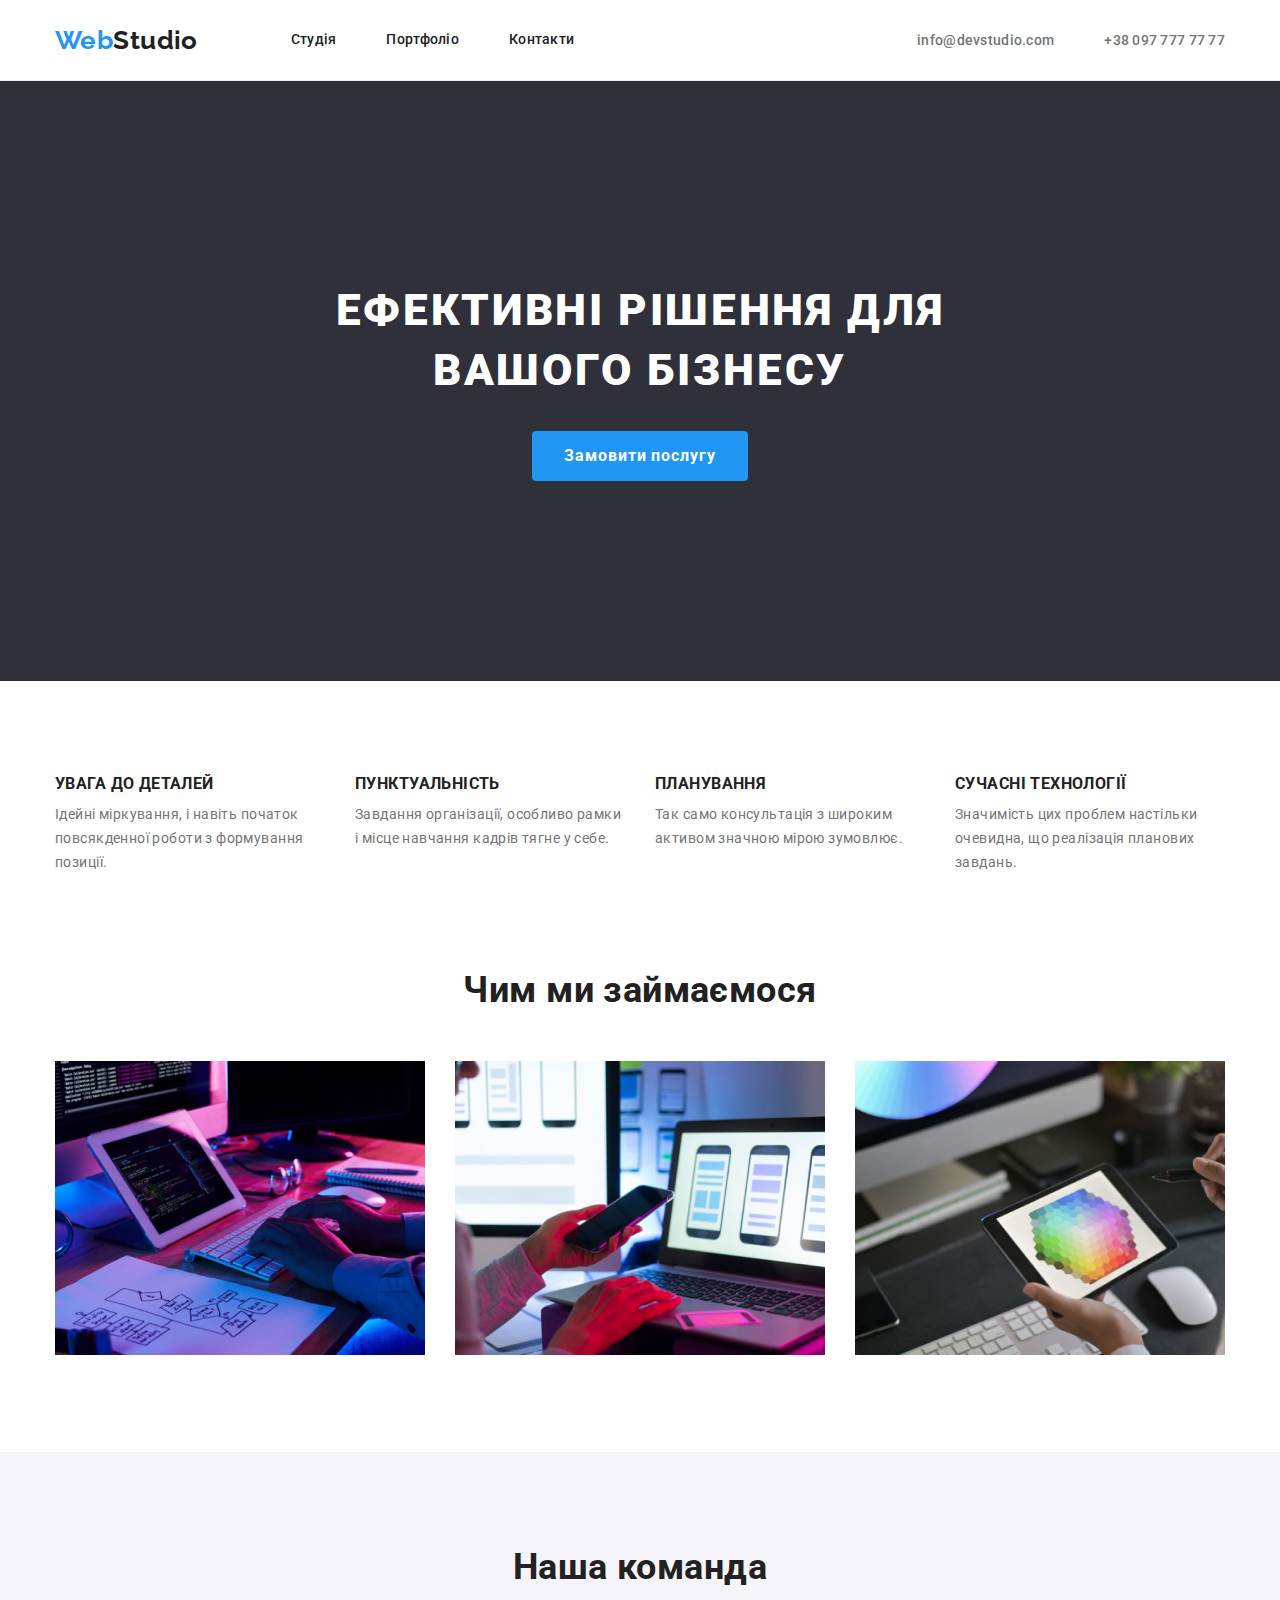
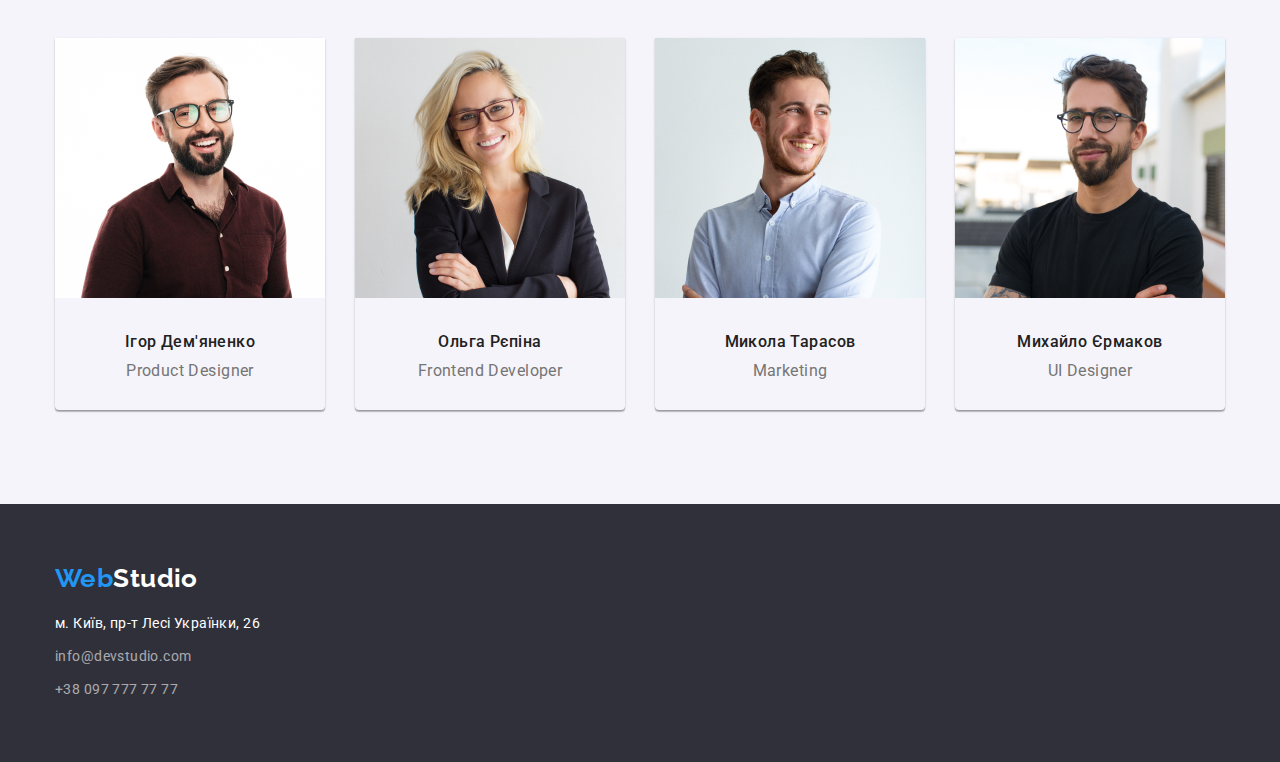
<file: index.html>
<!DOCTYPE html>
<html lang="en">
<head>
	<meta charset="UTF-8">
	<meta name="viewport" content="width=device-width, initial-scale=1.0">
	<title>WebStudio</title>
	<link rel="stylesheet" href="https://fonts.googleapis.com/css2?family=Raleway:wght@700&family=Roboto:wght@400;500;700;900&display=swap">
	<link rel="stylesheet" href="https://cdnjs.cloudflare.com/ajax/libs/modern-normalize/1.1.0/modern-normalize.min.css">
	<link rel="stylesheet" href="./css/styles.css">
</head>
<body>
<!-- Шапка сайту -->
	<header class="page-header">
		<div class="container main-nav">
			<a href="./index.html" class="logo"><span class="span-logo">Web</span>Studio</a>
			<nav>
				<ul class="site-nav list">
					<li class="item"><a href="./index.html" class="link">Студія</a></li>
					<li class="item"><a href="./portfolio.html" class="link">Портфоліо</a></li>
					<li class="item"><a href="" class="link">Контакти</a></li>
				</ul>
			</nav>
			
			<ul class="auth-nav list">
				<li class="item"><a href="" class="link">info@devstudio.com</a></li>
				<li class="item"><a href="" class="link">+38 097 777 77 77</a></li>
			</ul>
		</div>
	</header>
<!-- Тіло сайту -->
<main>
	<section class="hero">
		<div class="container">
			<h1 class="hero-title">Ефективні рішення для вашого бізнесу</h1>
		<button class="hero-button">Замовити послугу</button>
		</div>
	</section>
	
	<section class="features">
		<div class="container">
			<h2 class="delete">Особливості</h2>
		<ul class="features-list list">
			<li class="item">
				<h3 class="title">УВАГА ДО ДЕТАЛЕЙ</h3>
				<p class="text">Ідейні міркування, і навіть початок повсякденної роботи з формування позиції.</p>
			</li>
			<li class="item">
				<h3 class="title">ПУНКТУАЛЬНІСТЬ</h3>
				<p class="text">Завдання організації, особливо рамки і місце навчання кадрів тягне у себе.</p>
			</li>
			<li class="item">
				<h3 class="title">ПЛАНУВАННЯ</h3>
				<p class="text">Так само консультація з широким активом значною мірою зумовлює.</p>
			</li>
			<li class="item">
				<h3 class="title">СУЧАСНІ ТЕХНОЛОГІЇ</h3>
				<p class="text">Значимість цих проблем настільки очевидна, що реалізація планових завдань.</p>
			</li>
		</ul>
		</div>
	</section>
	
	<section class="activity">
		<div class="container">
			<h2 class="title">Чим ми займаємося</h2>
		<ul class="activity-list list">
			<li class="item">
				<img src="./images/img_1.jpg" alt="Крупним планом зображення програміста який працює за своїм столом" width="370">
			</li>
			<li class="item">
				<img src="./images/img_2.jpg" alt="Дизайнери веб-інтерфейсу розробляють програми для смартфонів, команда творців працює над інтерфейсом мобільних телефонів" width="370">
			</li>
			<li class="item">
				<img src="./images/img_3.jpg" alt="Творчий художник веб-дизайн із робочим графічним планшетом із вибором кольорів" width="370">
			</li>
		</ul>
		</div>
	</section>
	
	<section class="team">
		<div class="container">
			<h2 class="title">Наша команда</h2>
		<ul class="team-list list">
			<li class="item">
				<img src="./images/igor.jpg" alt="Фото Ігора Дем'яненко">
				<div class="description">
					<h3 class="name">Ігор Дем'яненко</h3>
					<p class="position">Product Designer</p>
				</div>
			</li>
			<li class="item">
				<img src="./images/olga.jpg" alt="Фото Ольги Рєпіної">
				<div class="description">
					<h3 class="name">Ольга Рєпіна</h3>
					<p class="position">Frontend Developer</p>
				</div>
			</li>
			<li class="item">
				<img src="./images/mykola.jpg" alt="Фото Миколи Тарасова">
				<div class="description">
					<h3 class="name">Микола Тарасов</h3>
					<p class="position">Marketing</p>
				</div>
			</li>
			<li class="item">
				<img src="./images/misha.jpg" alt="Фото Михайла Єрмакова">
				<div class="description">
					<h3 class="name">Михайло Єрмаков</h3>
					<p class="position">UI Designer</p>
				</div>
			</li>
		</ul>
		</div>
	</section>
</main>
<!-- Підвал сайту -->
	<footer class="footer">
		<div class="container">
			<a href="./index.html" class="logo">
				<span class="span-logo">Web</span>Studio
			</a>
			<address class="address">
				<ul class="address-list list">
					<li class="item">м. Київ, пр-т Лесі Українки, 26</li>
					<li class="item"><a href="" class="link">info@devstudio.com</a></li>
					<li class="item"><a href="" class="link">+38 097 777 77 77</a></li>
				</ul>
			</address>
		</div>
	</footer>
</body>
</html>


<!--  -->
</file>
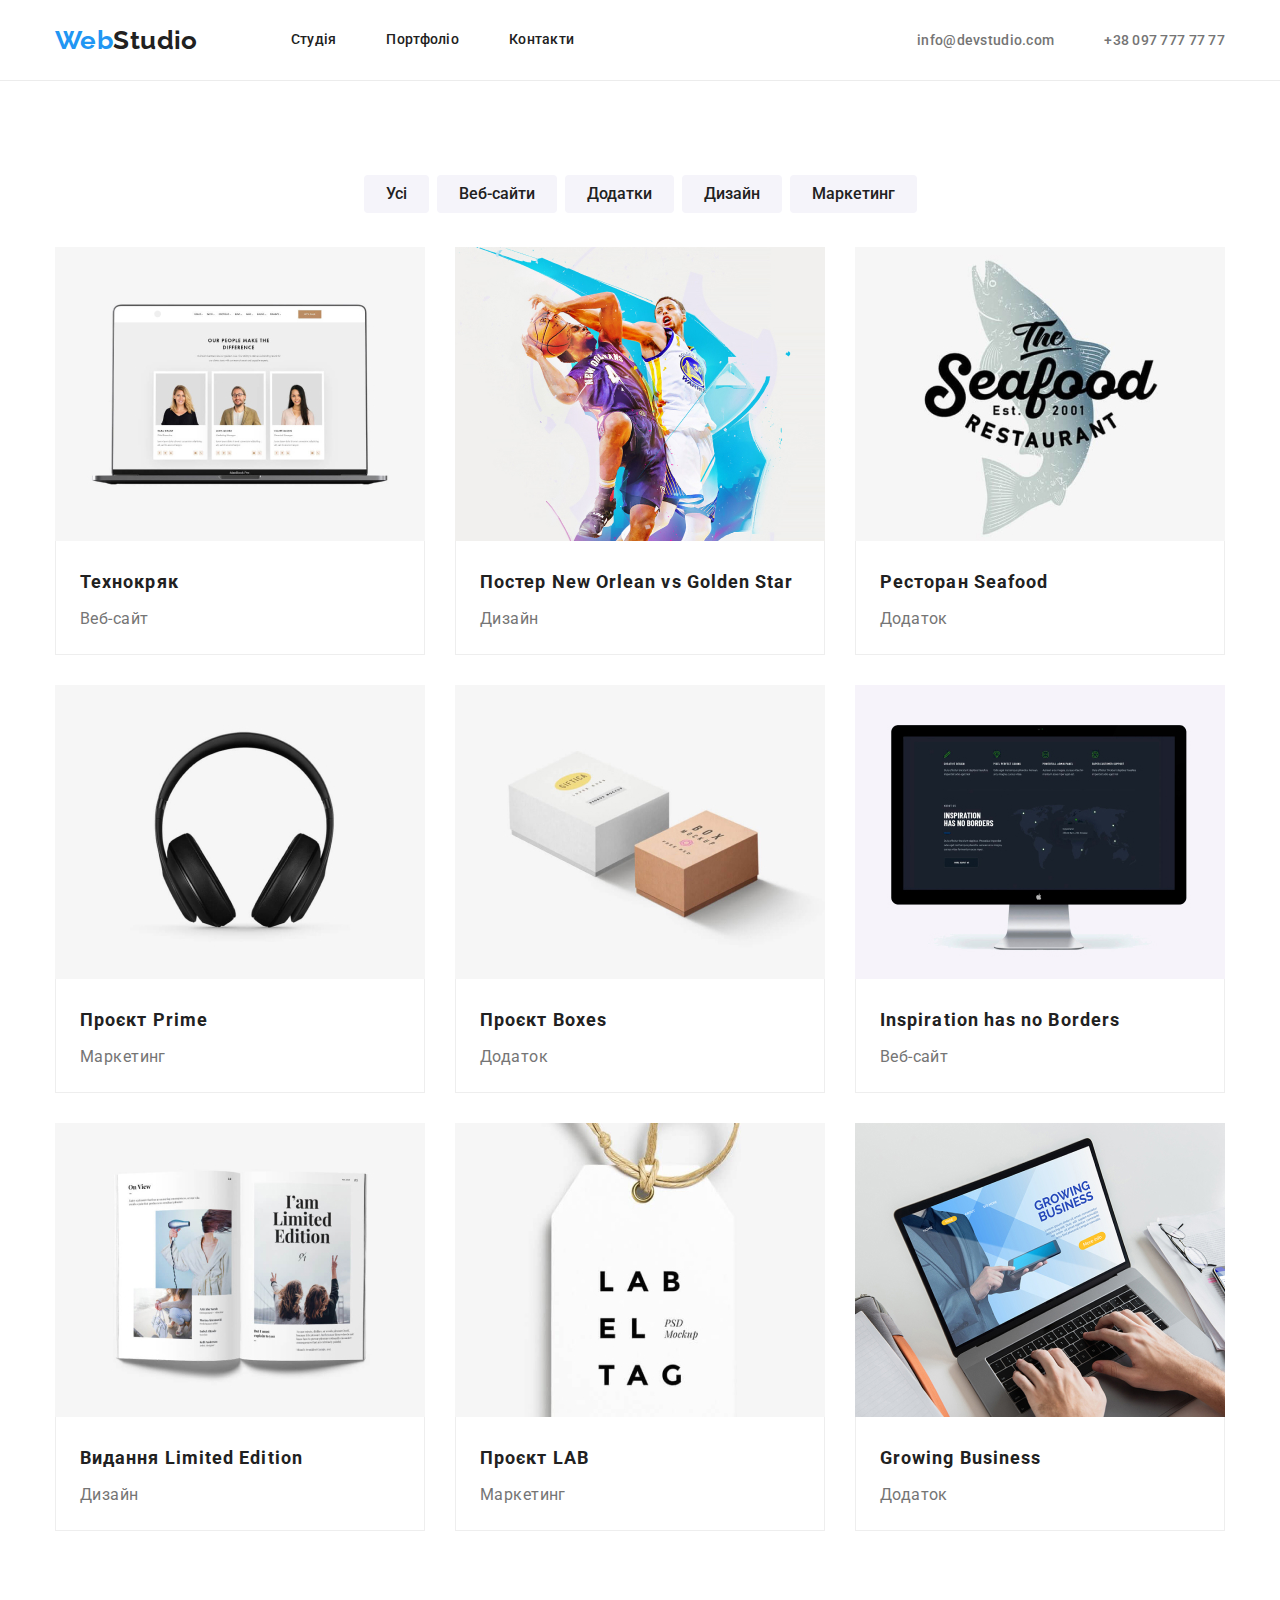
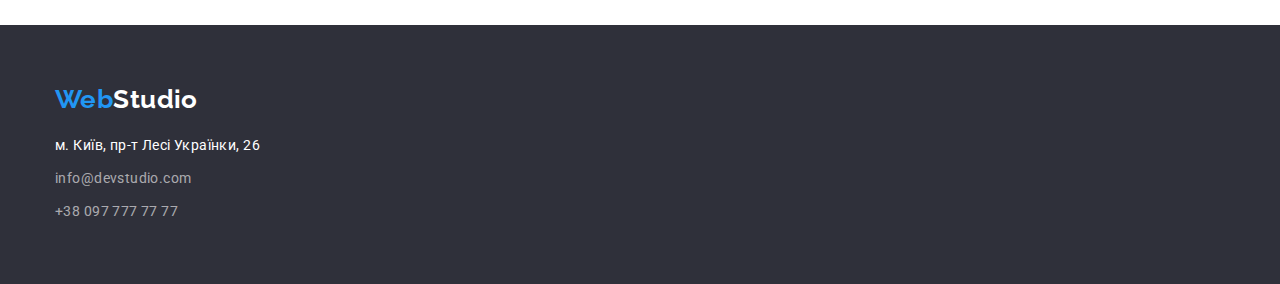
<file: portfolio.html>
<!DOCTYPE html>
<html lang="en">
<head>
	<meta charset="UTF-8">
	<meta name="viewport" content="width=device-width, initial-scale=1.0">
	<title>Portfolio</title>
	<link rel="stylesheet" href="https://fonts.googleapis.com/css2?family=Raleway:wght@700&family=Roboto:wght@400;500;700;900&display=swap">
	<link rel="stylesheet" href="https://cdnjs.cloudflare.com/ajax/libs/modern-normalize/1.1.0/modern-normalize.min.css">
	<link rel="stylesheet" href="./css/styles.css">
</head>
<body>
	<!-- Шапка сайту -->
	<header class="page-header">
		<div class="container main-nav">
			<a href="./index.html" class="logo"><span class="span-logo">Web</span>Studio</a>
			<nav>
				<ul class="site-nav list">
					<li class="item"><a href="./index.html" class="link">Студія</a></li>
					<li class="item"><a href="./portfolio.html" class="link">Портфоліо</a></li>
					<li class="item"><a href="" class="link">Контакти</a></li>
				</ul>
			</nav>
			
			<ul class="auth-nav list">
				<li class="item"><a href="" class="link">info@devstudio.com</a></li>
				<li class="item"><a href="" class="link">+38 097 777 77 77</a></li>
			</ul>
		</div>
	</header>
<!-- Тіло сайту -->
<main>
<div class="container">
	<h1 class="delete">Наші роботи</h1>
<ul class="filter-list list">
	<li class="item"><button  type="button" class="button">Усі</button></li>
	<li class="item"><button  type="button" class="button">Веб-сайти</button></li>
	<li class="item"><button  type="button" class="button">Додатки</button></li>
	<li class="item"><button  type="button" class="button">Дизайн</button></li>
	<li class="item"><button  type="button" class="button">Маркетинг</button></li>
</ul>
<ul class="projects-list list">
	<li class="item"><a><img class="image" src="./images/project_1.jpg" alt="Ноутбук на якому відкрита головна сторінка веб-сайту Технокряк" width="370">
		<div class="description">
			<h3 class="title">Технокряк</h3>
			<p class="text">Веб-сайт</p>
		</div>
	</a></li>
	<li class="item"><a><img class="image" src="./images/project_2.jpg" alt="Постер двух баскетбольних команд New Orlean vs Golden Star" width="370">
		<div class="description">
			<h3 class="title">Постер New Orlean vs Golden Star</h3>
			<p class="text">Дизайн</p>
		</div>
	</a></li>
	<li class="item"><a><img class="image" src="./images/project_3.jpg" alt="Логотип ресторану Seafood" width="370">
		<div class="description">
			<h3 class="title">Ресторан Seafood</h3>
			<p class="text">Додаток</p>
		</div>
	</a></li>
	<li class="item"><a><img class="image" src="./images/project_4.jpg" alt="Повнорозмірні наушники проекту Prime" width="370">
		<div class="description">
			<h3 class="title">Проєкт Prime</h3>
			<p class="text">Маркетинг</p>
		</div>
	</a></li>
	<li class="item"><a><img class="image" src="./images/project_5.jpg" alt="Дві коробки проекту Boxes" width="370">
		<div class="description">
			<h3 class="title">Проєкт Boxes</h3>
			<p class="text">Додаток</p>
		</div>
	</a></li>
	<li class="item"><a><img class="image" src="./images/project_6.jpg" alt="Монітор на якому відкита сторінка переваг веб-сайту Inspiration has no Borders" width="370">
		<div class="description">
			<h3 class="title">Inspiration has no Borders</h3>
			<p class="text">Веб-сайт</p>
		</div>
	</a></li>
	<li class="item"><a><img class="image" src="./images/project_7.jpg" alt="Книга видання Limited Edition" width="370">
		<div class="description">
			<h3 class="title">Видання Limited Edition</h3>
			<p class="text">Дизайн</p>
		</div>
	</a></li>
	<li class="item"><a><img class="image" src="./images/project_8.jpg" alt="Логотип магазину LAB" width="370">
		<div class="description">
			<h3 class="title">Проєкт LAB</h3>
			<p class="text">Маркетинг</p>
		</div>
	</a></li>
	<li class="item"><a><img class="image" src="./images/project_9.jpg" alt="Ноутбук на якому відкрита головна сторінка веб-сайту Growing Business" width="370">
		<div class="description">
			<h3 class="title">Growing Business</h3>
			<p class="text">Додаток</p>
		</div>
	</a></li>
</ul>
</div>
</main>
<!-- Підвал сайту -->
<footer class="footer">
	<div class="container">
		<a href="./index.html" class="logo">
			<span class="span-logo">Web</span>Studio
		</a>
		<address class="address">
			<ul class="address-list list">
				<li class="item">м. Київ, пр-т Лесі Українки, 26</li>
				<li class="item"><a href="" class="link">info@devstudio.com</a></li>
				<li class="item"><a href="" class="link">+38 097 777 77 77</a></li>
			</ul>
		</address>
	</div>
</footer>
</body>
</html>
</file>
<file: css/styles.css>
:root {
	--primary-text-color: #757575;
	--title-text-color: #212121;
	--accent-color: #2196F3;
	--primary-white-color: #ffffff;
	--link-footer-color: rgba(255, 255, 255, 0.6);
	--background-footer-color: #2F303A;
	--background-team-color: #F5F4FA;
}

body {
	margin: 0;
	color: var(--primary-text-color);
	background-color: var(--primary-white-color);
	font-family: 'Roboto', sans-serif;
	font-style: normal;
	font-size: 14px;
	font-weight: 400;
	letter-spacing: 0.03em;
}

.list {
	list-style: none;
	padding: 0;
	margin: 0;
}

a {
	text-decoration: none;
}

h1,
h2,
h3,
h4,
h5,
h6 {
	color: var(--title-text-color);
}

.container {
	width: 1200px;
	margin: 0 auto;
	padding-left: 15px;
	padding-right: 15px;
}

/* Header */

.page-header {
	border-bottom: 1px solid #ECECEC;
}

.main-nav {
	display: flex;
	align-items: center;
}

/* Logo */
.logo {
	color: var(--title-text-color);
	font-family: 'Raleway', sans-serif;
	font-weight: 700;
	font-size: 26px;
	line-height: 1.09;
	margin-right: 93px;
}

.span-logo {
	color: var(--accent-color);
}

/* Navigation */
.site-nav {
	display: flex;
}

.site-nav .item:not(:last-child) {
	margin-right: 50px;
}

.site-nav .link {
	display: block;
	color: var(--title-text-color);
	font-weight: 500;
	line-height: 1.14;
	letter-spacing: 0.02em;
	padding-top: 32px;
	padding-bottom: 32px;
}

.site-nav .link:hover,
.site-nav .link:focus {
	color: var(--accent-color);
}

.auth-nav {
	display: flex;
	margin-left: auto;
}

.auth-nav .item:not(:last-child) {
	margin-right: 50px;
}

.auth-nav .link {
	color: var(--primary-text-color);
	font-weight: 500;
	line-height: 1.14;
	letter-spacing: 0.02em;
	padding-top: 32px;
	padding-bottom: 32px;
}

.auth-nav .link:hover,
.auth-nav .link:focus {
	color: var(--accent-color);
}


/* Main */

/* Hero */
.hero {
	background-color: var(--background-footer-color);
	text-align: center;
	padding-top: 200px;
	padding-bottom: 200px;
}

.hero .hero-title {

	margin: 0 auto;
	color: var(--primary-white-color);
	font-weight: 900;
	font-size: 44px;
	line-height: 1.36;
	letter-spacing: 0.06em;
	text-transform: uppercase;
	width: 696px;
}

.hero-button {
	
	color: var(--primary-white-color);
	background-color: var(--accent-color);
	font-family: inherit;
	font-weight: 700;
	font-size: 16px;
	line-height: 1.88;
	letter-spacing: 0.06em;
	padding: 10px 32px;
	border: none;
	border-radius: 4px;
	margin-top: 30px;
}

.hero-button:hover, 
.hero-button:focus {
	background-color: #188CE8;
	box-shadow: 0px 4px 4px rgba(0, 0, 0, 0.15);
}

/* Features */
.delete {
	font-size: 0;
}

.features {
	padding-top: 94px;
	padding-bottom: 94px;
}

.features-list {
	display: flex;
	flex-wrap: wrap;
}

.features-list .item {
	width: 270px;
}

.features-list .item:not(:last-child) {
	margin-right: 30px;
}

.features-list .title {
	font-weight: 700;
	line-height: 1.14;
	text-transform: uppercase;
	margin: 0;

}

.features-list .text {
	margin: 0;
	margin-top: 10px;
	margin-top: 10px;
	line-height: 1.71;
}

/* Activity */
.activity {
	padding-bottom: 94px;
}

.activity .title {
	font-weight: 700;
	font-size: 36px;
	line-height: 1.17;
	text-align: center;
	margin: 0;
}

.activity-list {
	display: flex;
	flex-wrap: wrap;
	margin-top: 50px;
}

.activity-list .item {
	width: 370px;
}

.activity-list .item:not(:last-child) {
	margin-right: 30px;
}

/* Team */
.team {
	padding-top: 94px;
	padding-bottom: 94px;
	background-color: var(--background-team-color);
}

.team .title {
	margin: 0;
	font-weight: 700;
	font-size: 36px;
	line-height: 1.17;
	text-align: center;
}

.team-list {
	display: flex;
	flex-wrap: wrap;
	margin-top: 50px;
}

.team-list .item {
	width: 270px;
	text-align: center;
	box-shadow: 0px 1px 3px rgba(0, 0, 0, 0.12), 0px 1px 1px rgba(0, 0, 0, 0.14), 0px 2px 1px rgba(0, 0, 0, 0.2);
	border-radius: 0px 0px 4px 4px;
}

.team-list .item:not(:last-child) {
	margin-right: 30px;
}

.team-list .description {
	padding-top: 30px;
	padding-bottom: 30px;
}

.team-list .name {
	margin-top: 0;
	margin-bottom: 0;
	font-weight: 500;
	font-size: 16px;
	line-height: 1.19;
}

.team-list .position {
	margin-top: 10px;
	margin-bottom: 0;
	font-size: 16px;
	line-height: 1.19;
}

/* Footer */

.footer {
	padding-top: 60px;
	padding-bottom: 60px;
	background-color: var(--background-footer-color);
}

.footer .logo {
	color: var(--primary-white-color);
}

.logo:hover,
.logo:focus {
	color: var(--accent-color);
}

.address {
	margin-top: 20px;
	margin-bottom: 0;
	color: var(--primary-white-color);
	font-style: normal;
	line-height: 1.71;
}

.address-list .item {
	margin: 0;
}

.address-list .item:not(:first-child) {
	margin-top: 9px;
}

.address .link {
	color: var(--link-footer-color);
}

.address .link:hover,
.address .link:focus {
	color: var(--accent-color);
}



/* Portfolio */


/* Filter */
.filter-list {
	justify-content: center;
	display: flex;
	flex-wrap: wrap;
	margin-top: 94px;
	margin-bottom: 0;
}

.filter-list .item:not(:last-child) {
	margin-right: 8px;
}

.filter-list .button {
	color: var(--title-text-color);
	background-color: var(--background-team-color);
	font-family: inherit;
	font-weight: 500;
	font-size: 16px;
	line-height: 1.62;
	padding: 6px 22px;
	border-radius: 4px;
	border: none;
}

.filter-list .button:hover,
.filter-list .button:focus {
	color: var(--primary-white-color);
	background-color: var(--accent-color);
	box-shadow: 0px 3px 1px rgba(0, 0, 0, 0.1), 0px 1px 2px rgba(0, 0, 0, 0.08), 0px 2px 2px rgba(0, 0, 0, 0.12);
}

/* Projects */

.projects-list {
	margin-top: 34px;
	margin-bottom: 94px;
	display: flex;
	flex-wrap: wrap;
}

.projects-list .item {
	margin-bottom: 30px;
	width: calc((100% - 60px) / 3);
	border: 1px solid #EEEEEE;
}

.projects-list .item:not(:nth-child(3n)) {
	margin-right: 30px;
}

.projects-list .item:nth-last-child(-n + 3) {
	margin-bottom: 0;
}

.projects-list .image {
	margin-left: -1px;
	margin-top: -1px;
}

.projects-list .description {
	padding: 20px 24px;
}

.projects-list .title {
	margin-top: 0;
	margin-bottom: 0;
	font-weight: 700;
	font-size: 18px;
	line-height: 2;
	letter-spacing: 0.06em;
}

.projects-list .text {
	margin-top: 4px;
	margin-bottom: 0;
	font-size: 16px;
	line-height: 1.88;
}
</file>
